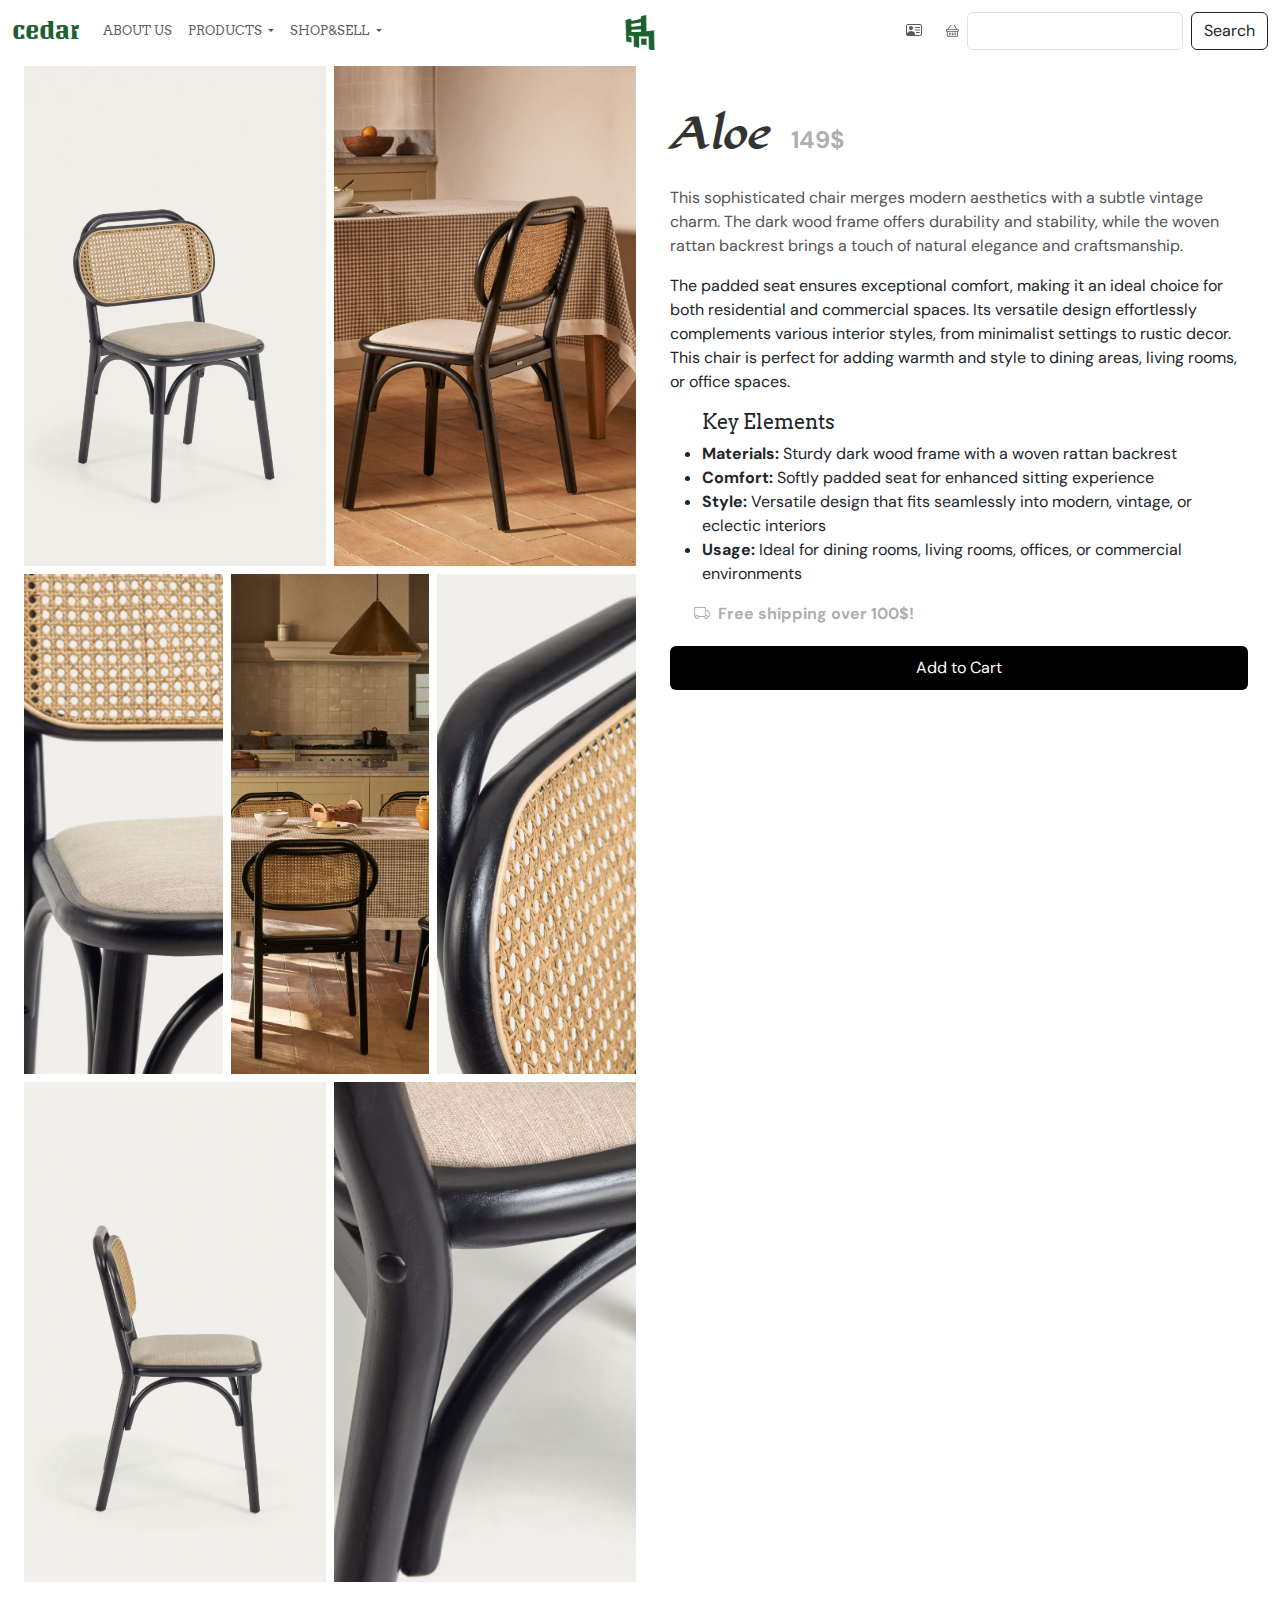
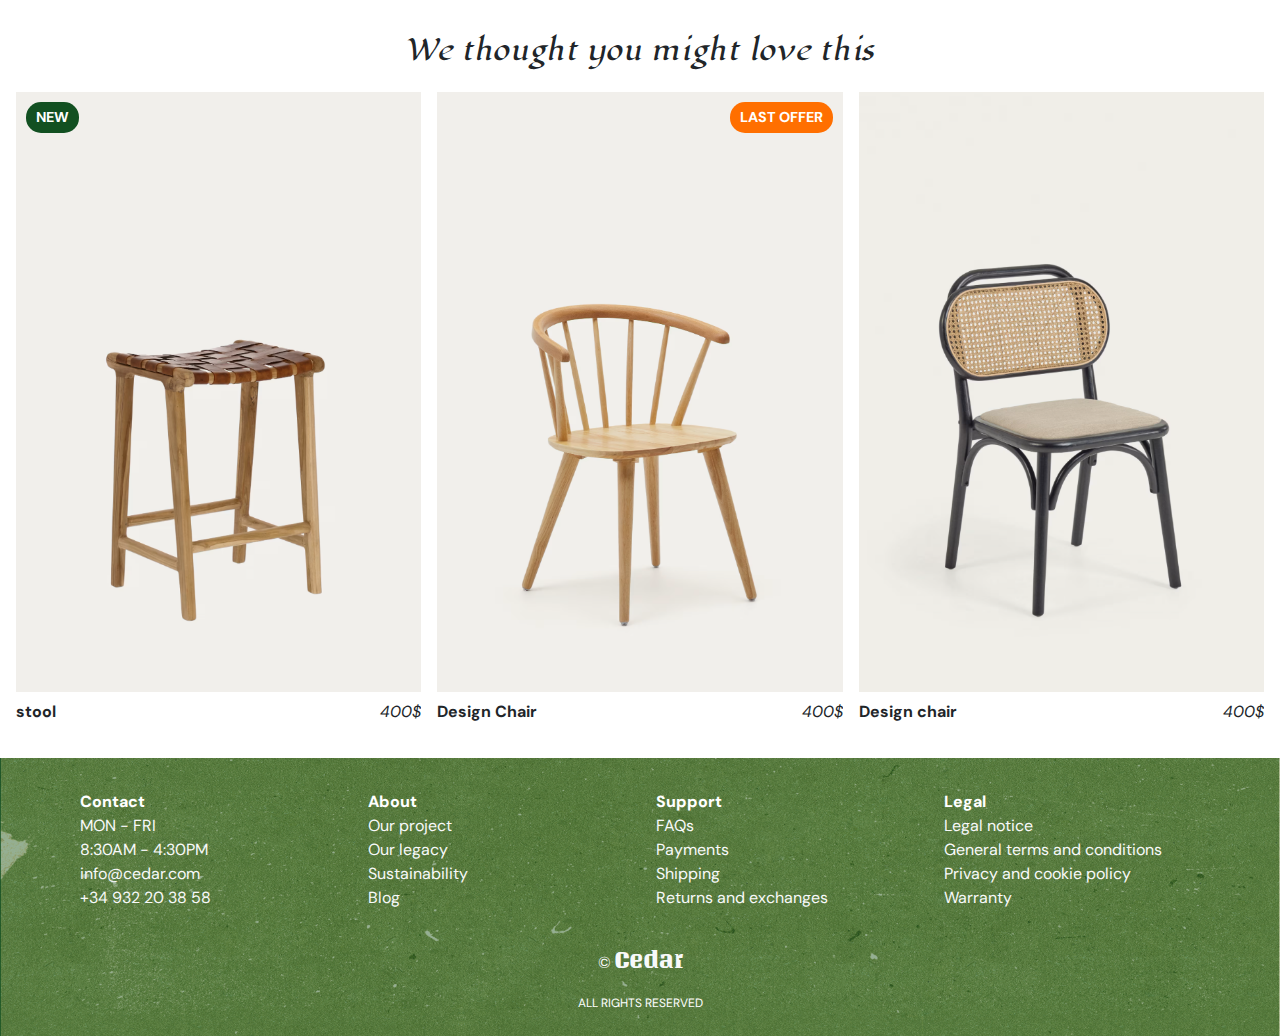
<file: item.html>
<!DOCTYPE html>
<html lang="en">
<head>
    <meta charset="UTF-8">
    <meta name="viewport" content="width=device-width, initial-scale=1.0">
    <title>Sueve Chair</title>

    <!-- bootstrap css -->
  <link href="https://cdn.jsdelivr.net/npm/bootstrap@5.3.3/dist/css/bootstrap.min.css" rel="stylesheet" integrity="sha384-QWTKZyjpPEjISv5WaRU9OFeRpok6YctnYmDr5pNlyT2bRjXh0JMhjY6hW+ALEwIH" crossorigin="anonymous">

  <!-- bs icons -->
   <link rel="stylesheet" href="https://cdn.jsdelivr.net/npm/bootstrap-icons@1.11.3/font/bootstrap-icons.min.css">

   <!-- nuestro css -->
   <link rel="stylesheet" href="css/styles.css">

   <!-- google fonts -->

   <link rel="preconnect" href="https://fonts.googleapis.com">
   <link rel="preconnect" href="https://fonts.gstatic.com" crossorigin>
   <link href="https://fonts.googleapis.com/css2?family=Arvo:ital,wght@0,400;0,700;1,400;1,700&family=DM+Sans:opsz@9..40&family=Lugrasimo&family=Unlock&display=swap" rel="stylesheet">

   <link rel="icon" type="image/jpg" href="images/favicon-cedar-20.png">
</head>
<body>
  <nav class="navbar sticky-top  navbar-expand-lg mi-color-fondo">
    <div class="container-fluid">
      <a class="navbar-brand unlock-regular cedar-nombre" href="index.html">cedar</a>
    <div class="d-flex align-items-center">
      <a class="nav-link icon-link bi bi-person-vcard d-block d-lg-none me-2 mx-3" id="sign-in-trigger" href="#" style="font-size:1.5rem;"></a>
      <a class="nav-link icon-link bi bi-basket d-block d-lg-none me-2 mx-3" href="" data-bs-toggle="offcanvas" data-bs-target="#offcanvas-carrito" style="font-size:1.5rem;"></a>
      <button class="navbar-toggler" type="button" data-bs-toggle="collapse" data-bs-target="#navbarNav" aria-controls="navbarNav" aria-expanded="false" aria-label="Toggle navigation">
      <span class="navbar-toggler-icon"></span>
      </button>
    </div>
      <div class="collapse navbar-collapse" id="navbarNav">
        <ul class="navbar-nav me-auto mb-2 mb-lg-0">
            <li class="nav-item">
                <a class="nav-link arvo-regular" href="index.html#about">ABOUT US</a>
            </li>
          <li class="nav-item dropdown">
            <a class="nav-link dropdown-toggle arvo-regular" href="#" role="button" data-bs-toggle="dropdown" aria-expanded="false">
              PRODUCTS
            </a>
            <ul class="dropdown-menu">
              <li><a class="dropdown-item arvo-regular-italic" href="products.html">Chairs</a></li>
              <li><a class="dropdown-item arvo-regular-italic" href="#">Tables</a></li>
              <li><a class="dropdown-item arvo-regular-italic" href="#">Shelving</a></li>
              <li><a class="dropdown-item arvo-regular-italic" href="#">Lights</a></li>
              <li><a class="dropdown-item arvo-regular-italic" href="#">Decor</a></li>
              <li><a class="dropdown-item arvo-regular-italic" href="#">Textile</a></li>
            </ul>
          </li>
          <li class="nav-item dropdown">
            <a class="nav-link dropdown-toggle arvo-regular" href="#" role="button" data-bs-toggle="dropdown" aria-expanded="false">
              SHOP&SELL
            </a>
            <ul class="dropdown-menu">
              <li><a class="dropdown-item arvo-regular-italic" href="#">Chairs</a></li>
              <li><a class="dropdown-item arvo-regular-italic" href="#">Tables</a></li>
              <li><a class="dropdown-item arvo-regular-italic" href="#">Shelving</a></li>
              <li><a class="dropdown-item arvo-regular-italic" href="#">Lights</a></li>
              <li><a class="dropdown-item arvo-regular-italic" href="#">Decor</a></li>
              <li><a class="dropdown-item arvo-regular-italic" href="#">Textile</a></li>
            </ul>
          </li>

        </ul>
        <ul>
          <div class="text-center">
            <img src="images/logo-cedar.png" class="position-absolute top-50 start-50 translate-middle logo-cedar-banner cedar-banner img-fluid" width="35"  alt="logo cedar">
          </div>
          
        </ul>
        <ul class="navbar-nav">
            <li class="nav-item">
                <a class="nav-link icon-link bi bi-person-vcard d-lg-block d-none me-2 mx-3" id="sign-in-trigger" href="#" data-bs-toggle="modal" data-bs-target="#sign-in-modal" style="font-size:1rem;"></a>
            </li>
        </ul>
        <ul class="navbar-nav">
            <li class="nav-item">
                <a class="nav-link icon-link bi bi-basket icono-cesta-2" width="18" height="18" href="" data-bs-toggle="offcanvas" data-bs-target="#offcanvas-carrito"></a>
            </li>
        </ul>
        
       
        <form class="d-flex" role="search">
          <input class="form-control me-2" type="search"  aria-label="Search">
          <button type="button" class="btn btn-outline-dark"> Search </button>
        </form>
      </div>
    </div>
  </nav>

  <div class="offcanvas offcanvas-end" data-bs-scroll="true" data-bs-backdrop="false" tabindex="-1" id="offcanvas-carrito" aria-labelledby="offcanvasScrollingLabel">
    <div class="offcanvas-header">
      <h5 class="offcanvas-title" id="offcanvasScrollingLabel">YOUR CART</h5>
      <button type="button" class="btn-close" data-bs-dismiss="offcanvas" aria-label="Close"></button>
    </div>
    <div class="offcanvas-body">
      <div class="container text-center">
        <div class="row p-3 align-items-center">
          <div class="col">
            <a href="item.html"><img src="images/00-silla-1.png" class="img-fluid rounded" alt="Ivy chair"></a>
          </div>
          <div class="col">
            <b> Ivy </b>
          </div>
          <div class="col">
            109$
          </div>
        </div>
        <div class="row p-3 align-items-center">
          <div class="col">
            <a href="item.html"><img src="images/00-silla-2.png" class="img-fluid rounded" alt="Willow chair"></a>
          </div>
          <div class="col">
            <b> Willow </b>
          </div>
          <div class="col">
            145$
          </div>
        </div>
        <div class="row p-3 align-items-center">
          <div class="col">
            <a href="item.html"><img src="images/00-silla-7.png" class="img-fluid rounded" alt="Aloe chair"></a>
          </div>
          <div class="col">
            <b> Aloe </b>
          </div>
          <div class="col">
            149$
          </div>
        </div>
        <div class="row p-3">
          <div class="col">
            <p class="arvo-regular" style="text-align:left;"> TOTAL </p>
          </div>
          <div class="col">
            
          </div>
          <div class="col">
            <b>270$</b>
          </div>
        </div>
      </div>

      <div class="p-3 border-top">
        <div class="d-grid">
          <button class="btn btn-dark" type="button">CHECKOUT</button>
        </div>
      </div>
    </div>
  </div>

  <div class="modal fade" id="sign-in-modal" tabindex="-1" aria-labelledby="sign-in-modalLabel" aria-hidden="true">
    <div class="modal-dialog">
      <div class="modal-content" id="modal-body-sign-in">
        <div class="modal-header" style="background-color: #20451c94;color:#fff">
          <h5 class="modal-title arvo-regular-italic" id="sign-in-modalLabel">Sign In</h5>
          <button type="button" class="btn-close" data-bs-dismiss="modal" aria-label="Close"></button>
        </div>
        <div class="modal-body">
          <div id="sign-in-form">
            <form>
              <div class="mb-3">
                <label for="signInEmail" class="form-label">Email</label>
                <input type="email" class="form-control" id="signInEmail" required>
              </div>
              <div class="mb-3">
                <label for="signInPassword" class="form-label">Password</label>
                <input type="password" class="form-control" id="signInPassword" required>
              </div>
              <button type="submit" class="btn btn-sign-in w-100">Sign In</button>
            </form>
            <p class="text-center mt-3">Don't have an account? <span class="toggle-link" id="to-sign-up">Sign Up</span></p>
          </div>
          <div id="sign-up-form" style="display:none;">
            <form>
              <div class="mb-3">
                <label for="signUpUsername" class="form-label">Username</label>
                <input type="text" class="form-control" id="signUpUsername" required>
              </div>
              <div class="mb-3">
                <label for="signUpEmail" class="form-label">Email</label>
                <input type="email" class="form-control" id="signUpEmail" required>
              </div>
              <div class="mb-3">
                <label for="signUpPassword" class="form-label">Password</label>
                <input type="password" class="form-control" id="signUpPassword" required>
              </div>
              <button type="submit" class="btn btn-sign-in w-100">Sign Up</button>
            </form>
            <p class="text-center mt-3">Already have an account? <span class="toggle-link" id="to-sign-in">Sign In</span></p>
          </div>
        </div>
      </div>
    </div>
  </div>            
    
  <div class="position-fixed bottom-0 end-0 p-3" style="z-index: 11">
    <div id="sign-toast" class="toast" role="alert" aria-live="assertive" aria-atomic="true">
      <div class="toast-header">
        <strong class="me-auto" id="toast-title">Success</strong>
        <button type="button" class="btn-close" data-bs-dismiss="toast" aria-label="Close"></button>
      </div>
      <div class="toast-body" id="toast-message">
        Your account has been created successfully!
      </div>
    </div>
  </div>  




      <div class="container-fluid">
        <div class="row mx-2 align-items-start">
            <div class="col-lg-6 columna-img-item">
              <div class="row p-0">
                <div class="col p-1 d-block d-lg-none">
                    <img src="images/00-silla-7.png" alt="Imagen 1" class="img-fluid img-item gallery-image" data-bs-toggle="modal" data-bs-target="#imageModal" onclick="openCarousel(0)">
                </div>
               </div>
               <div class="row p-0" styles="height:100px;">
                  <div class="col p1 d-none">
                    <img src="images/02-silla-item.png" alt="Imagen 3" class="img-item gallery-image" data-bs-toggle="modal" data-bs-target="#imageModal" onclick="openCarousel(2)">
                  </div>
                  <div class="col p1 d-none">
                    <img src="images/03-silla-item.png" alt="Imagen 4" class="img-item gallery-image" data-bs-toggle="modal" data-bs-target="#imageModal" onclick="openCarousel(3)">
                  </div>
                  <div class="col p1 d-none">
                    <img src="images/04-silla-item.png" alt="Imagen 5" class="img-item gallery-image" data-bs-toggle="modal" data-bs-target="#imageModal" onclick="openCarousel(4)">
                  </div>
                  <div class="col p1 d-none">
                    <img src="images/05-silla-item.png" alt="Imagen 6" class="img-item gallery-image" data-bs-toggle="modal" data-bs-target="#imageModal" onclick="openCarousel(5)">
                  </div>
                  <div class="col p1 d-none">
                    <img src="images/06-silla-item.png" alt="Imagen 7" class="img-item gallery-image" data-bs-toggle="modal" data-bs-target="#imageModal" onclick="openCarousel(6)">
                  </div>

               </div>
                <div class="row p-0">
                    <div class="col-6 p-1 d-lg-block d-none">
                        <img src="images/00-silla-7.png" alt="Imagen 1" class="img-fluid img-item gallery-image" data-bs-toggle="modal" data-bs-target="#imageModal" onclick="openCarousel(0)">
                    </div>
                    <div class="col-6 p-1 d-lg-block d-none">
                        <img src="images/01-silla-item.png" alt="Imagen 2" class="img-fluid img-item gallery-image" data-bs-toggle="modal" data-bs-target="#imageModal" onclick="openCarousel(1)">
                    </div>
                </div>
                <div class="row p-0">
                    <div class="col-4 p-1 d-lg-block d-none">
                        <img src="images/02-silla-item.png" alt="Imagen 3" class="img-fluid img-item gallery-image" data-bs-toggle="modal" data-bs-target="#imageModal" onclick="openCarousel(2)">
                    </div>
                    <div class="col-4 p-1 d-lg-block d-none">
                        <img src="images/03-silla-item.png" alt="Imagen 4" class="img-fluid img-item gallery-image" data-bs-toggle="modal" data-bs-target="#imageModal" onclick="openCarousel(3)">
                    </div>
                    <div class="col-4 p-1 d-lg-block d-none">
                        <img src="images/04-silla-item.png" alt="Imagen 5" class="img-fluid img-item gallery-image" data-bs-toggle="modal" data-bs-target="#imageModal" onclick="openCarousel(4)">
                    </div>
                </div>
                <div class="row p-0">
                    <div class="col-6 p-1 d-lg-block d-none">
                        <img src="images/05-silla-item.png" alt="Imagen 6" class="img-fluid img-item gallery-image" data-bs-toggle="modal" data-bs-target="#imageModal" onclick="openCarousel(5)">
                    </div>
                    <div class="col-6 p-1 d-lg-block d-none">
                        <img src="images/06-silla-item.png" alt="Imagen 7" class="img-fluid img-item gallery-image" data-bs-toggle="modal" data-bs-target="#imageModal" onclick="openCarousel(6)">
                    </div>
                </div>
            </div>
    
            <div class="col-lg-6 columna-texto-item my-5 ">
                <h1 class="titulo-item lugrasimo-regular">Aloe <span class="precio-item">149$</span></h1>
                <p class="descripcion-item">This sophisticated chair merges modern aesthetics with a subtle vintage charm. The dark wood frame offers durability and stability, while the woven rattan backrest brings a touch of natural elegance and craftsmanship.</p>
                <p>The padded seat ensures exceptional comfort, making it an ideal choice for both residential and commercial spaces. Its versatile design effortlessly complements various interior styles, from minimalist settings to rustic decor. This chair is perfect for adding warmth and style to dining areas, living rooms, or office spaces.
                </p>
                <ul><h5 class="arvo-regular">Key Elements</h5>
                  <li>
                    <b>Materials:</b> Sturdy dark wood frame with a woven rattan backrest
                  </li>
                  <li>
                    <b>Comfort:</b> Softly padded seat for enhanced sitting experience
                  </li>
                  <li>
                    <b>Style:</b> Versatile design that fits seamlessly into modern, vintage, or eclectic interiors
                  </li>
                  <li>
                    <b>Usage:</b> Ideal for dining rooms, living rooms, offices, or commercial environments
                  </li>
                </ul>
                <div class="dm-sans-bold mx-3" style="color:#5555557d">
                  <i class="bi bi-truck mx-2"></i>Free shipping over 100$! 
                </div>
                <button class="btn boton-item" data-bs-toggle="offcanvas" data-bs-target="#offcanvas-carrito">Add to Cart</button>
                <div class="container my-5 d-flex justify-content-center"> 
                  <div class="embed-responsive embed-responsive-16by9" > 
                    <video class="embed-responsive-item rounded" autoplay loop muted style="width:100%;"> 
                    <source src="https://d.media.kavehome.com/video/upload/w_1200,c_fill,f_auto/v1715678019/product-page-videos/sense-of-taste-ss23.es_ES.mp4" type="video/mp4">  
                    </video>
                  </div>
                  
                </div>
            </div>
        </div>
    </div>

    
<div class="modal fade" id="imageModal" tabindex="-1" aria-labelledby="imageModalLabel" aria-hidden="true">
  <div class="modal-dialog modal-lg">
      <div class="modal-content">
          <div class="modal-header" id="imageModalLabel">
              <button type="button" class="btn-close" data-bs-dismiss="modal" aria-label="Close"></button>
          </div>
          <div class="modal-body">
              <div id="carousel-item" class="carousel slide" data-bs-interval="false">
                <div class="carousel-indicators">
                  <button type="button" data-bs-target="#carousel-item" data-bs-slide-to="0" class="active" aria-current="true" aria-label="Slide 1"></button>
                  <button type="button" data-bs-target="#carousel-item" data-bs-slide-to="1" aria-label="Slide 2"></button>
                  <button type="button" data-bs-target="#carousel-item" data-bs-slide-to="2" aria-label="Slide 3"></button>
                  <button type="button" data-bs-target="#carousel-item" data-bs-slide-to="3" aria-label="Slide 4"></button>
                  <button type="button" data-bs-target="#carousel-item" data-bs-slide-to="4" aria-label="Slide 5"></button>
                  <button type="button" data-bs-target="#carousel-item" data-bs-slide-to="5" aria-label="Slide 6"></button>
                  <button type="button" data-bs-target="#carousel-item" data-bs-slide-to="6" aria-label="Slide 7"></button>
                </div>
                <div class="carousel-inner">
                      <div class="carousel-item active">
                          <img src="images/00-silla-7.png" class="d-block w-100" alt="Imagen 1">
                      </div>
                      <div class="carousel-item">
                          <img src="images/01-silla-item.png" class="d-block w-100" alt="Imagen 2">
                      </div>
                      <div class="carousel-item">
                          <img src="images/02-silla-item.png" class="d-block w-100" alt="Imagen 3">
                      </div>
                      <div class="carousel-item">
                          <img src="images/03-silla-item.png" class="d-block w-100" alt="Imagen 4">
                      </div>
                      <div class="carousel-item">
                          <img src="images/04-silla-item.png" class="d-block w-100" alt="Imagen 5">
                      </div>
                      <div class="carousel-item">
                          <img src="images/05-silla-item.png" class="d-block w-100" alt="Imagen 6">
                      </div>
                      <div class="carousel-item">
                          <img src="images/06-silla-item.png" class="d-block w-100" alt="Imagen 7">
                      </div>
                  </div>
                  <button class="carousel-control-prev" type="button" data-bs-target="#carousel-item" data-bs-slide="prev">
                    <span class="carousel-control-prev-icon" aria-hidden="true"></span>
                    <span class="visually-hidden">Previous</span>
                  </button>
                  <button class="carousel-control-next" type="button" data-bs-target="#carousel-item" data-bs-slide="next">
                    <span class="carousel-control-next-icon" aria-hidden="true"></span>
                    <span class="visually-hidden">Next</span>
                  </button>
              </div>
          </div>
      </div>
  </div>
</div>

    
<div class="container text-center align-items-center mt-5">
  <h3 class="lugrasimo-regular">
    We thought you might love this
  </h3>
</div>

<div class="container-fluid p-3">
<div class="row row-cols-1 row-cols-sm-2 row-cols-xl-3 g-3 custom-row">
  <div class="col">
      <div class="card stool">
          <div class="image-container-card">
              <span class="badge-new">NEW</span>
              <a href="item.html">
               <img src="images/00-taburete-1.PNG" class="image-default-card" alt="Imagen principal">
               <img src="images/01-taburete-1.PNG" class="image-hover-card" alt="Imagen en hover">
              </a>
          </div>
          <div class="card-body">
              <div class="card-content">
                  <strong class="product-name">stool</strong>
                  <em class="product-price">400$</em>
              </div>
          </div>
      </div>
  </div>
  <div class="col">
      <div class="card design-chair">
          <div class="image-container-card">
              <span class="badge-offer">LAST OFFER</span>
              <a href="item.html">
               <img src="images/00-silla-2.png" class="image-default-card" alt="Imagen principal">
               <img src="images/01-silla-2.png" class="image-hover-card" alt="Imagen en hover">
              </a>
          </div>
          <div class="card-body">
              <div class="card-content">
                  <strong class="product-name">Design Chair</strong>
                  <em class="product-price">400$</em>
              </div>
          </div>
      </div>
  </div>
  <div class="col">
      <div class="card design-chair">
          <div class="image-container-card">
              <a href="item.html">
               <img src="images/00-silla-7.png" class="image-default-card" alt="Imagen principal">
               <img src="images/01-silla-7.png" class="image-hover-card" alt="Imagen en hover">
              </a>
          </div>
          <div class="card-body">
              <div class="card-content">
                  <strong class="product-name">Design chair</strong>
                  <em class="product-price">400$</em>
              </div>
          </div>
          
      </div>
  </div>
  <div class="col d-block d-xl-none">
      <div class="card armchair">
          <div class="image-container-card">
              <a href="item.html">
              <img src="images/00-sillon-3.PNG" class="image-default-card" alt="Imagen principal">
              <img src="images/01-sillon-3.PNG" class="image-hover-card" alt="Imagen en hover">
              </a>
          </div>
          <div class="card-body">
              <div class="card-content">
                  <strong class="product-name">armchair</strong>
                  <em class="product-price">400$</em>
              </div>
          </div>
      </div>
  </div>
</div>
</div>

      
<div class="container-fluid footer-container g-0">
  <div class="row row-cols-2 row-cols-md-4 p-3 px-5 mx-3">
    <div class="col p-3">
      <div class="dm-sans-bold">Contact</div>
      <div><a href="#" class="link-light link-offset-1 link-underline-opacity-0 link-underline-opacity-100-hover">MON - FRI</a></div>
      <div><a href="#" class="link-light link-offset-1 link-underline-opacity-0 link-underline-opacity-100-hover">8:30AM - 4:30PM</a></div>
      <div><a href="#" class="link-light link-offset-1 link-underline-opacity-0 link-underline-opacity-100-hover">info@cedar.com</a></div>
      <div><a href="#" class="link-light link-offset-1 link-underline-opacity-0 link-underline-opacity-100-hover">+34 932 20 38 58</a></div>
    </div>
    <div class="col p-3 ">
      <div class="dm-sans-bold">About</div>
      <div><a href="#" class="link-light link-offset-1 link-underline-opacity-0 link-underline-opacity-100-hover">Our project</a></div>
      <div><a href="#" class="link-light link-offset-1 link-underline-opacity-0 link-underline-opacity-100-hover">Our legacy</a></div>
      <div><a href="#" class="link-light link-offset-1 link-underline-opacity-0 link-underline-opacity-100-hover">Sustainability</a></div>
      <div><a href="#" class="link-light link-offset-1 link-underline-opacity-0 link-underline-opacity-100-hover">Blog</a></div>
    </div>
    <div class="col p-3">
      <div class="dm-sans-bold">Support</div>
      <div><a href="#" class="link-light link-offset-1 link-underline-opacity-0 link-underline-opacity-100-hover">FAQs</a></div>
      <div><a href="#" class="link-light link-offset-1 link-underline-opacity-0 link-underline-opacity-100-hover">Payments</a></div>
      <div><a href="#" class="link-light link-offset-1 link-underline-opacity-0 link-underline-opacity-100-hover">Shipping</a></div>
      <div><a href="#" class="link-light link-offset-1 link-underline-opacity-0 link-underline-opacity-100-hover">Returns and exchanges</a></div>
    </div>
    <div class="col p-3">
      <div class="dm-sans-bold">Legal</div>
      <div><a href="#" class="link-light link-offset-1 link-underline-opacity-0 link-underline-opacity-100-hover">Legal notice</a></div>
      <div><a href="#" class="link-light link-offset-1 link-underline-opacity-0 link-underline-opacity-100-hover">General terms and conditions</a></div>
      <div><a href="#" class="link-light link-offset-1 link-underline-opacity-0 link-underline-opacity-100-hover">Privacy and cookie policy</a></div>
      <div><a href="#" class="link-light link-offset-1 link-underline-opacity-0 link-underline-opacity-100-hover">Warranty</a></div>
    </div>
  </div>
  <div class="text-center">
      <div>
        <p><a href="#top" class="link-light link-offset-1 link-underline-opacity-0 link-underline-opacity-100-hover unlock-regular" style="font-size:1.5rem;"><span class="dm-sans-regular" style="font-size:1rem;"> © </span>Cedar</a></p>
      </div>
    <div class="pb-4" style="font-size:0.75rem;">
      ALL RIGHTS RESERVED
    </div>
  </div>
</div>


<!-- JQUERY -->
<script src="https://cdnjs.cloudflare.com/ajax/libs/jquery/3.7.1/jquery.min.js" integrity="sha512-v2CJ7UaYy4JwqLDIrZUI/4hqeoQieOmAZNXBeQyjo21dadnwR+8ZaIJVT8EE2iyI61OV8e6M8PP2/4hpQINQ/g==" crossorigin="anonymous" referrerpolicy="no-referrer"></script>

  <!-- JAVASCRIPT BOOTSTRAP -->
  <script src="https://cdn.jsdelivr.net/npm/bootstrap@5.3.3/dist/js/bootstrap.bundle.min.js" integrity="sha384-YvpcrYf0tY3lHB60NNkmXc5s9fDVZLESaAA55NDzOxhy9GkcIdslK1eN7N6jIeHz" crossorigin="anonymous"></script>

  <!-- MY JAVASCRIPT -->
  <script src="js/script.js"></script>    
</body>



</html>
</file>
<file: css/styles.css>
* {
    font-family: 'DM Sans', Helvetica, sans-serif;
}

.mi-color-fondo {
    background-color: white;
}

.nav-item {
  font-size: 0.8rem;
}

.dropdown-item {
  font-size: 0.8rem;
}

.unlock-regular {
    font-family: "Unlock", serif;
    font-weight: 400;
    font-style: normal;
  }
  

.cedar-nombre {
    color: rgb(28, 99, 48);
    font-size: 1.5em;
}

.postal-modal {
  background-image: url('../images/postcard.jpeg'); 
  background-position: center;
  color: #05361b; 
  border-radius: 10px;
}

.modal-body h5,
.modal-body p {
  margin-bottom: 1rem;
}

.btn-subscribe {
  background-color: #33333300; 
  color: #125021; 
  border: none;
  border-radius: 0;
  padding: 10px 20px; 
  transition: background-color 0.3s;
  font-size: 1rem; 
  cursor: pointer;
}

.btn-subscribe:hover {
  color: #fff; 
}

.form-control,
.btn-subscribe {
  width: 80%;
  margin: 0 auto;
}

.form-control.email-input {
  border: none;                
  border-bottom: 2px solid #082209; 
  border-radius: 0;            
  outline: none;               
  box-shadow: none;            
  padding-left: 0;             
  color: #3333331d;                 
  background-color: transparent; 
}

.form-control.email-input:focus {
  border-bottom: 2px solid #333; 
  box-shadow: none;
  color: #333; 
}

  #subscribeToast {
    z-index: 1055;
  }


  .banner {
    position: relative;
    width: 100%;
    height: 100vh; 
    overflow: hidden;
  }
  
  .banner-image {
    position: absolute;
    top: 0;
    left: 0;
    width: 100%;
    height: 100%;
    object-fit: cover;
    opacity: 0;
  }
  
  .banner-image.active {
    opacity: 1;
  }

  .banner-logo {
    position: absolute;
    top: 40%; 
    left: 50%;
    transform: translate(-50%, -50%);
    width: 120vh; 
    opacity: 0;
  }
  
  .banner-logo.active {
    opacity: 1;
  }


.image-container {
    position: relative;
    overflow: hidden;
}

.gallery-img,
.gallery-img-hover {

    width: 100%;
    height: 25vw;
    object-fit: cover;
}

.gallery-img-hover {
    position: absolute;
    top: 0;
    left: 0;
    opacity: 0;
}

.image-container:hover .gallery-img {
    opacity: 0;
}

.image-container:hover .gallery-img-hover {
    opacity: 1;
}

.category-text {
    position: absolute;
    top: 50%;
    left: 50%;
    transform: translate(-50%, -50%);
    color: white; 
    font-size: 4rem; 
}






 /* Cards */

.custom-container {
  max-width: 1850px; 
  margin: 0 auto; 
}

.custom-card-img {
  height: 500px; 
  object-fit: contain; 
}

.card {
  flex: 1 1 calc(33% - 15px);  
  height: 650px; 
  overflow: hidden;
  border: none;
  border-radius: 0;
  position: relative;
  transition: opacity 0.3s ease, visibility 0s 0.3s; 
}

@media (max-width: 768px) {
  .card {
      max-width: 100%; 
  }
}

.card-body {
  position: absolute;
  bottom: 0;
  width: 100%;
  padding: 0;
}

.card-content {
  display: flex;
  justify-content: space-between;
  width: 100%; 
  padding: 0 0px; 
  align-items: center;
  height: 60px; 
}

.product-name {
  font-size: 1rem;
  line-height: 1.2;
  margin: 0;
  text-align: left;
}

.product-price {
  font-size: 1rem;
  line-height: 1.2;
  margin: 0;
  text-align: right;
}

.image-container-card {
  position: relative;
  overflow: hidden;
  width: 100%;
  height: 600vh;
}

.image-container-card img {
  position: absolute;
  top: 0;
  left: 0;
  width: 100%;
  height: 100%;
  transition: transform 0.3s ease, opacity 0.6s ease;
}

.image-default-card {
  z-index: 1;
}

.image-hover-card {
  transform: translateX(100%);
  z-index: 2;
  opacity: 0;
}

.card:hover .image-hover-card {
  transform: translateX(0);
  opacity: 1;
}

.card:hover .image-default-card {
  transform: translateX(-100%);
  opacity: 0;
}

.card .image-default-card {
  transition: transform 0.3s ease, opacity 0.6s ease; 
}

.card img {
  width: 100%; 
  height: 600px; 
  object-fit: cover; 
}

.card-group {
  margin: 15px; 
}

.hidden {
  display: none; 
}

.badge-new {
  position: absolute;
  top: 10px;
  left: 10px;
  background-color: #125021; 
  color: #fff; 
  padding: 5px 10px;
  border-radius: 15px; 
  font-size: 0.9rem;
  font-weight: bold;
  text-transform: uppercase;
  z-index: 3;
}

.badge-offer {
  position: absolute;
  top: 10px;
  right: 10px; 
  background-color: #ff6f00; 
  color: #fff; 
  padding: 5px 10px;
  border-radius: 15px; 
  font-size: 0.9rem;
  font-weight: bold;
  text-transform: uppercase;
  z-index: 3; 
}

.novedades {
  margin-top: 50px;
  margin-bottom: 50px;
}

 /* Fuentes */

.arvo-regular {
  font-family: "Arvo", serif;
  font-weight: 400;
  font-style: normal;
}

.arvo-bold {
  font-family: "Arvo", serif;
  font-weight: 700;
  font-style: normal;
}

.arvo-regular-italic {
  font-family: "Arvo", serif;
  font-weight: 400;
  font-style: italic;
}

.arvo-bold-italic {
  font-family: "Arvo", serif;
  font-weight: 700;
  font-style: italic;
}

.nav-link:hover {
  color:#05361b;
}

.modal-title {
  font-size: 2em;
}

.lugrasimo-regular {
  font-family: "Lugrasimo", serif;
  font-weight: 400;
  font-style: normal;
}

.novedades {
  margin-top: 50px;
  margin-bottom: 50px;
}

 /* Foto grande productos, titulo chair, circulos de los muebles de la foto */

.chairs-title {
  position: absolute;
  top: 100px; 
  left: 50%;
  transform: translateX(-50%); 
  font-size: 14rem;  
  color: #f5f5dc; 
  font-weight: bold;
  z-index: 10;  
  
}

@media (max-width: 992px) {
  .chairs-title {
    font-size: 10rem;
  }
}

@media (max-width: 768px) {
  .chairs-title {
    font-size: 6rem;
  }
}

@media (max-width: 425px) {
  .chairs-title {
    font-size: 4rem;
  }
}

@media (max-width: 992px) {
  .mueble-circle {
    display:none;
  }
}

.large-image-container {
  max-width: 1850px; 
   
  padding: 0 15px; 
  position:relative;
}

.image-with-title-container {
  position: relative;
}

.large-image {
  width: 100%; 
  height: 750px; 
  border-radius: 8px; 
  object-fit: cover;
}


.mueble-circle {
  position: absolute;
  border: 3px solid white;
  border-radius: 50%;
  width: 15px; 
  height: 15px;
  transition: background-color 0.3s ease; 
}

.mueble-circle:hover {
  background-color: white; 
  width: 20px;
  height: 20px;
  position: absolute;
  transition: 0.3s ease-in;
}

.mueble-text {
  position: absolute;
  top: 50%;
  left: 100%;
  transform: translateX(10px) translateY(-50%);
  font-size: 1.2rem;
  color: white;
  white-space: nowrap;
  opacity: 0;
  visibility: hidden;
  transition: transform 0.3s ease, opacity 0.3s ease, visibility 0s linear 0.3s;
  pointer-events: none; 
}

.mueble-circle:hover + .mueble-text {
  transform: translateX(37px) translateY(-50%);
  opacity: 1;
  visibility: visible;
  transition: transform 0.3s ease, opacity 0.3s ease;
}


/* Botones */

.button-container {
  display: flex;
  justify-content: flex-start; 
  gap: 20px;
  margin-bottom: 30px; 
  align-items: center; 
}

.btn-action-newelement {
  background-color: #ffffff; 
  color: black; 
  border: none;
  border-radius: 10px;
  padding: 5px 10px; 
  font-size: 1rem;
  cursor: pointer;
  transition: background-color 0.3s, color 0.3s;
  white-space: nowrap; 
}

.btn-action-newelement:hover {
  background-color: #125021; 
  color: white; 
}

.btn-action-newelement:focus {
  background-color: black; 
  color: white; 
}

.btn-action-lastoffer {
  background-color: #ffffff; 
  color: black; 
  border: none;
  border-radius: 10px;
  padding: 5px 10px; 
  font-size: 1rem;
  cursor: pointer;
  transition: background-color 0.3s, color 0.3s;
  white-space: nowrap;
}

.btn-action-lastoffer:hover {
  background-color: #ff6f00;
  color: white; 
}

.btn-action-lastoffer:focus {
  background-color: black; 
  color: white; 
}

.btn-action-all {
  background-color: #ffffff;
  color: black; 
  border: none;
  border-radius: 10px;
  padding: 5px 10px; 
  font-size: 1rem;
  cursor: pointer;
  transition: background-color 0.3s, color 0.3s;
  white-space: nowrap; 
}

.btn-action-all:hover {
  background-color: black; 
  color: white; 
}
.btn-action-all:focus {
  background-color: black; 
  color: white; 
}

.btn-action-stool {
  background-color: #ffffff; 
  color: black; 
  border: none;
  border-radius: 10px;
  padding: 5px 10px;
  font-size: 1rem;
  cursor: pointer;
  transition: background-color 0.3s, color 0.3s;
  white-space: nowrap; 
}

.btn-action-stool:hover {
  background-color: black; 
  color: white; 
}

.btn-action-stool:focus {
  background-color: black; 
  color: white; 
}

.btn-action-design {
  background-color: #ffffff; 
  color: black; 
  border-radius: 10px;
  padding: 5px 10px; 
  font-size: 1rem;
  cursor: pointer;
  transition: background-color 0.3s, color 0.3s;
  white-space: nowrap; 
}

.btn-action-design:hover {
  background-color: black;
  color: white; 
}
.btn-action-design:focus {
  background-color: black; 
  color: white; 
}

.btn-action-armchair {
  background-color: #ffffff; 
  color: black; 
  border: none;
  border-radius: 10px;
  padding: 5px 10px; 
  font-size: 1rem;
  cursor: pointer;
  transition: background-color 0.3s, color 0.3s;
  white-space: nowrap; 
}

.btn-action-armchair:hover {
  background-color: black; 
  color: white; 
}

.btn-action-armchair:focus {
  background-color: black; 
  color: white; 
}



/* Footer */

.footer-container { 
  height: 100%; 
  background-image: url(../images/fondo-footer.png); 
  background-size: cover; 
  background-position: center; 
  color: white;
}


 /* Web item */

.columna-img-item {
  display: flex;
  flex-direction: column;
}


.img-item {
  object-fit: cover;
  height: 500px;
  width: 100%;
   
}


.columna-texto-item {
  padding-left: 30px;
  display: flex;
  flex-direction: column;
  justify-content: center;
}


.titulo-item {
  font-size: 2.5rem;
  font-weight: bold;
  color: #333;
}


.descripcion-item {
  font-size: 1rem;
  color: #555;
  margin-top: 20px;
}


.precio-item {
  font-size: 1.5rem;
  color: #5555557d;
  margin-left: 10px;
}


.boton-item {
  background-color: #000;
  color: #fff;
  padding: 10px 20px;
  border: none;
  margin-top: 20px;
  cursor: pointer;
  transition: background-color 0.3s ease;
}

.boton-item:hover {
  background-color: #333;
}


@media (max-width: 992px) {
  .embed-responsive-item {
    width:100vw;
  }
}

#about {
  min-height: 100vh;
  display: flex;
}

.about-img-1 {
  position: absolute;
  top: 0;
  left: 0;
  height: 100vh;
  width: 50vw;
  object-fit: cover;
}

.text-column-about {
  min-height: 100vh;
  display: flex;
  flex-direction: column;
  justify-content: center;
  align-items: center;
  padding-left: 3rem;
  padding-right: 3rem;
  color: #ffcc7b;
}

.title-about {
  color:#fffbd9;
  text-align: center;
  margin-top:4rem;
  margin-bottom: -2.5rem;
  position: relative;
  z-index: 3;
}

.about-img-2 {
  position: relative;
  width: 35%;
  z-index: 2;
}

.text-about {
  color:#fffbd9;
  margin-top: 2rem;
  margin-bottom: -0.5rem;
  text-align: center;
  padding: 1rem;
  position: relative;
  z-index: 3;
}

.new-in-carousel {
  overflow: hidden;
  white-space: nowrap;
  position: relative;
  background-color: #ffffff;
  padding: 1rem 0;
}

.new-in-track {
  display: inline-flex;
  animation: scroll 30s linear infinite;
  min-width: 200%;
}

.new-in-item {
  font-size: 3rem;
  color: #05361b;
  padding: 0 4rem;
  white-space: nowrap;
}

@keyframes scroll {
  from {
    transform: translateX(0%);
  }
  to {
    transform: translateX(-50%);
  }
}

.image-carousel {
  overflow: hidden;
  white-space: nowrap;
  position: relative;
  background-color: #ffffff;
  padding: 1rem 0;
  display: flex;
  align-items: center;
}

.image-track {
  display: inline-flex;
  animation: scroll 30s linear infinite;
  min-width: 200%;
}

.carousel-image {
  height: 12rem;
  padding: 0 2rem;
}

.carrito-movil {
  display: flex;
  align-items: center;
  padding:4px;
}


.dm-sans-regular {
  font-family: "DM Sans", serif;
  font-optical-sizing: auto;
  font-weight: 400;
  font-style: normal;
}

.dm-sans-italic {
  font-family: "DM Sans", serif;
  font-optical-sizing: auto;
  font-weight: 400;
  font-style: italic;
}

.dm-sans-bold {
  font-family: "DM Sans", serif;
  font-optical-sizing: auto;
  font-weight: 800;
  font-style: normal;
}

.container-fondo-postcards {
  position: relative;
  width: 100%;
  height: 800px;
  overflow: hidden;
}

.fondo-postcards {
  width: 100%;
  height: 100%;
  object-fit: cover;
}

.postcard {
  position: absolute;
  top: 50%;
  left: 50%;
  transform: translate(-50%, -50%);
  z-index: 1; 
}

.postcard img {
  width: 30vw;
  height: auto;
  object-fit: contain;
}

.postcard-1 {
  top: 43%;
  left: 20%;
  transform: translate(-50%, -50%) rotate(-10deg);
  z-index: 4;
}

.postcard-2 {
  top: 57%;
  left: 78%;
  transform: translate(-50%, -50%) rotate(-8deg);
  z-index: 2;
}

.postcard-3 {
  top: 63%;
  left: 50%;
  transform: translate(-50%, -50%) rotate(10deg);
  z-index: 3;
}

.postcard-4 {
  top: 35%;
  left: 50%;
  transform: translate(-50%, -50%) rotate(4deg);
  z-index: 1;
}

.container-postcards-movil {
  position: relative;
  width: 100%;
  height: 800px;
  overflow: hidden;
}

.postcard-movil {
  position: absolute;
  top: 50%;
  left: 50%;
  transform: translate(-50%, -50%);
  z-index: 1; 
}

.postcard-movil img {
  width: 65vw;
  height: auto;
  object-fit: contain;
}

.postcard-movil-1 {
  top: 20%;
  left: 40%;
  transform: translate(-50%, -50%) rotate(-5deg);
  z-index: 4; 
}

.postcard-movil-2 {
  top: 55%;
  left: 40%;
  transform: translate(-50%, -50%) rotate(10deg); 
  z-index: 3;
}

.postcard-movil-3 {
  top: 75%;
  left: 60%;
  transform: translate(-50%, -50%) rotate(-8deg);
  z-index: 2;
}

.postcard-movil-4 {
  top: 35%;
  left: 60%;
  transform: translate(-50%, -50%) rotate(3deg);
  z-index: 1;
}


@media (max-width: 768px) {
  .image-track {
    display: inline-flex;
    animation: scroll 10s linear infinite;
    min-width: 200%;
  }
}


@media (max-width: 992px) {
  .category-text {
      font-size: 3rem;
  }
}

@media (max-width: 576px) {
  .category-text {
      font-size: 2rem;
  }
}

@media (max-width: 992px) {
  .subtitle-iconos-about {
      font-size: 0.75rem;
  }
}

.subtitle-iconos-about {
  font-size:1rem;
  padding-bottom: 0px;
}

@media (max-width: 768px) {
  .subtitle-iconos-about {
      font-size: 1rem;
  }
}

.navbar-toggler {
  border:0;
}

@media (max-width: 992px) {
  .cedar-banner {
      display:none;
  }
}

@media (max-width: 992px) {
  .sign-in-banner {
      display:none;
  }
}

@media (max-width: 992px) {
  .icono-cesta-2 {
      display:none;
  }
}


#modal-body-sign-in {
  background-image: url('../images/fondo-footer.png'); 
  background-position: center;
  color: #ffffff; 
  border-radius: 10px;

}

.btn-sign-in {
  background-color: #08220991;
  color:#fff;
}

.btn-sign-in:hover {
  background-color: #082209dd;
  color:#fff;
}
</file>
